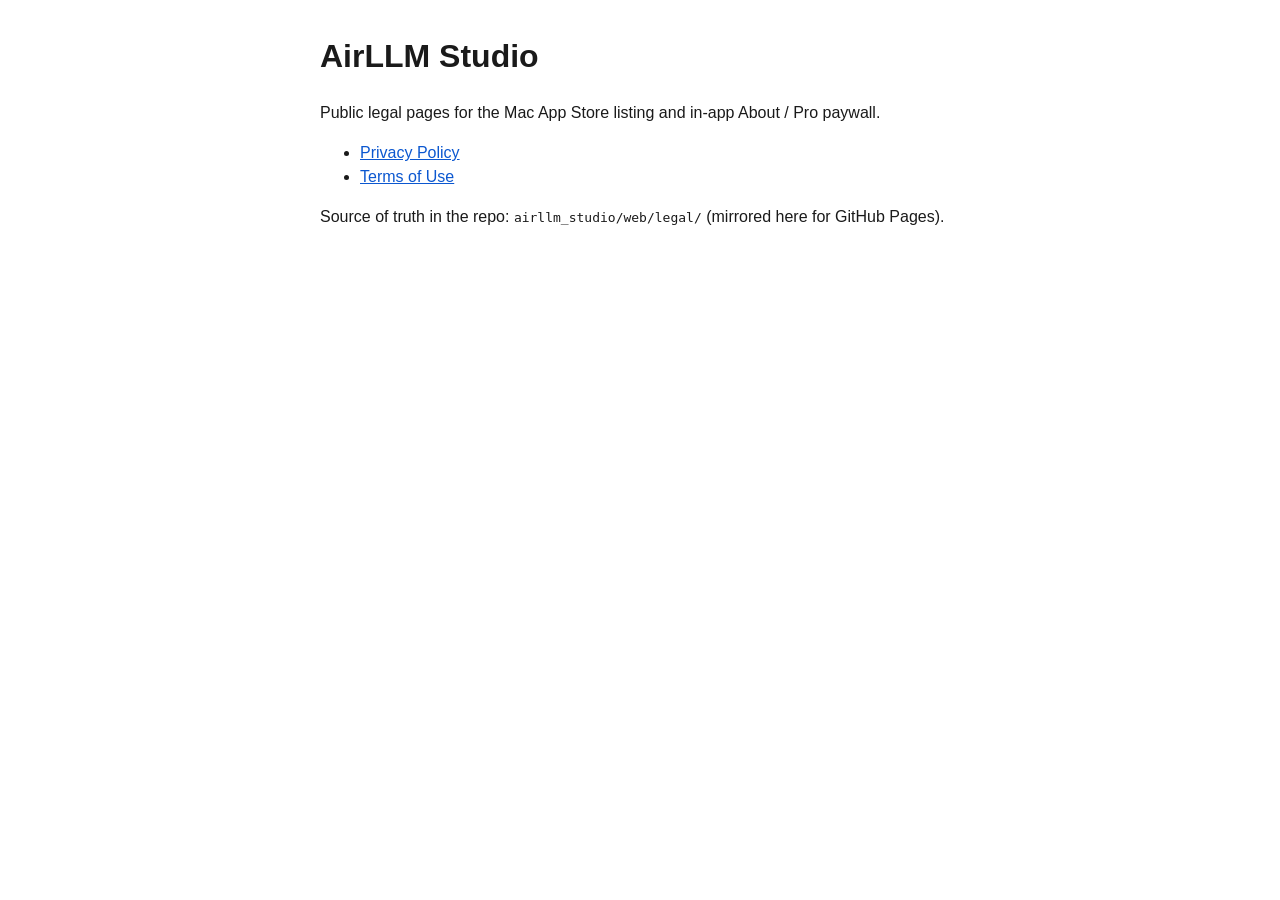
<file: docs/index.html>
<!DOCTYPE html>
<html lang="en">
<head>
  <meta charset="utf-8" />
  <meta name="viewport" content="width=device-width, initial-scale=1" />
  <title>AirLLM Studio — Legal</title>
  <style>
    body { font-family: "IBM Plex Sans", Helvetica, sans-serif; max-width: 40rem; margin: 2rem auto; padding: 0 1.25rem; color: #1a1a1a; line-height: 1.5; }
    a { color: #0b57d0; }
  </style>
</head>
<body>
  <h1>AirLLM Studio</h1>
  <p>Public legal pages for the Mac App Store listing and in-app About / Pro paywall.</p>
  <ul>
    <li><a href="legal/privacy.html">Privacy Policy</a></li>
    <li><a href="legal/terms.html">Terms of Use</a></li>
  </ul>
  <p>Source of truth in the repo: <code>airllm_studio/web/legal/</code> (mirrored here for GitHub Pages).</p>
</body>
</html>
</file>
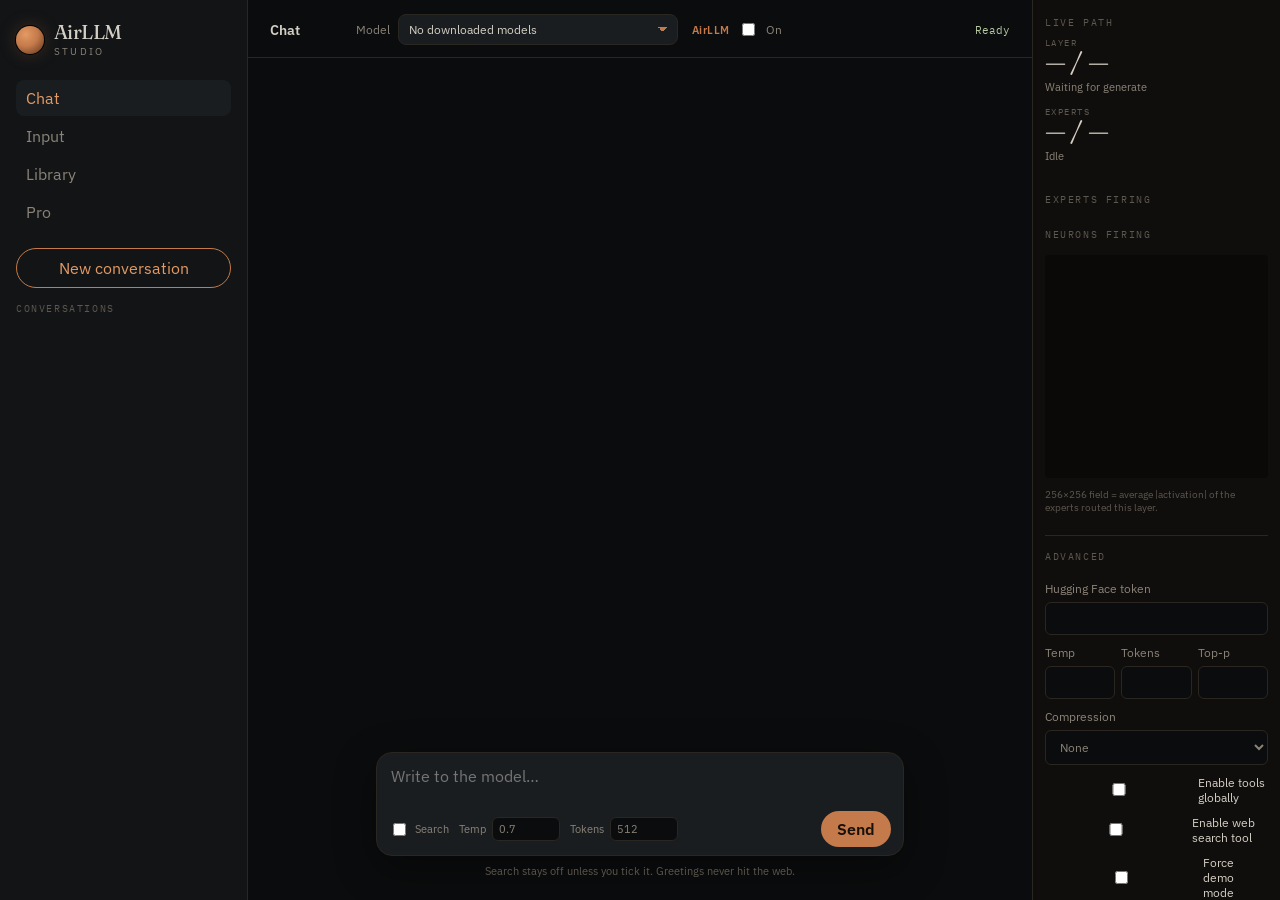
<file: airllm_studio/web/index.html>
<!DOCTYPE html>
<html lang="en">
<head>
  <meta charset="utf-8" />
  <meta name="viewport" content="width=device-width, initial-scale=1" />
  <title>AirLLM Studio</title>
  <link rel="preconnect" href="https://fonts.googleapis.com" />
  <link rel="preconnect" href="https://fonts.gstatic.com" crossorigin />
  <link href="https://fonts.googleapis.com/css2?family=Fraunces:opsz,wght@9..144,480;9..144,600&family=IBM+Plex+Mono:wght@400;500&family=IBM+Plex+Sans:ital,wght@0,400;0,500;0,600;1,400&display=swap" rel="stylesheet" />
  <link rel="stylesheet" href="app.css" />
</head>
<body>
  <div class="app" id="app">
    <aside class="rail" id="rail">
      <div class="brand">
        <span class="brand-mark" aria-hidden="true"></span>
        <div>
          <div class="brand-name">AirLLM</div>
          <div class="brand-sub">Studio</div>
        </div>
      </div>
      <nav class="tabs" id="tabs">
        <button class="tab on" type="button" data-tab="chat">Chat</button>
        <button class="tab" type="button" data-tab="input">Input</button>
        <button class="tab" type="button" data-tab="library">Library</button>
        <button class="tab" type="button" data-tab="pro">Pro</button>
      </nav>
      <div id="rail-chats">
        <button class="btn-new" id="btn-new" type="button">New conversation</button>
        <div class="rail-label">Conversations</div>
        <nav class="chat-list" id="chat-list"></nav>
      </div>
    </aside>

    <main class="stage">
      <header class="top">
        <div class="filament" id="filament" aria-hidden="true">
          <span class="fil-core"></span>
        </div>
        <span class="hdr-title" id="hdr-title">Chat</span>
        <label class="model-legacy">
          <span>Model</span>
          <select id="model-select">
            <option value="">No downloaded models</option>
          </select>
        </label>
        <label class="switch" title="Layer / expert streaming">
          <span class="air-lab">AirLLM</span>
          <input type="checkbox" id="airllm-toggle" />
          <span id="air-onoff">On</span>
        </label>
        <div class="status" id="status-line">Ready</div>
      </header>

      <section class="view" id="view-chat">
        <div class="transcript" id="transcript"></div>
        <footer class="composer">
          <div class="composer-card">
            <textarea id="input" rows="1" placeholder="Write to the model…"></textarea>
            <div class="composer-bar">
              <label class="mini-check" title="Allow a web search for this message only">
                <input type="checkbox" id="use-search" />
                Search
              </label>
              <label class="mini">Temp
                <input type="number" id="temp" min="0" max="2" step="0.05" value="0.7" />
              </label>
              <label class="mini">Tokens
                <input type="number" id="max-tok" min="16" max="4096" step="16" value="512" />
              </label>
              <div class="spacer"></div>
              <button class="btn-stop" id="btn-stop" type="button" hidden>Stop</button>
              <button class="btn-send" id="btn-send" type="button">Send</button>
            </div>
          </div>
          <p class="hint" id="hint">Search stays off unless you tick it. Greetings never hit the web.</p>
        </footer>
      </section>

      <section class="view" id="view-input" hidden>
        <div class="input-page">
          <h2>Input</h2>
          <p class="lead">System instructions sent with every message. Leave blank for a plain chat.</p>
          <label class="block-lab">System prompt
            <textarea id="sys-prompt" rows="10" placeholder="You are a helpful assistant running locally…"></textarea>
          </label>
          <label class="block-lab">Scratch / next user message
            <textarea id="input-draft" rows="8" placeholder="Type here, then Send to the current conversation…"></textarea>
          </label>
          <div class="input-actions">
            <button class="btn-send" type="button" id="btn-save-input">Save prompt</button>
            <button class="ghost" type="button" id="btn-send-input">Send to chat</button>
          </div>
        </div>
      </section>

      <section class="view" id="view-library" hidden>
        <div class="input-page lib-page">
          <h2>Library</h2>
          <div class="lib-tools">
            <input id="lib-q" placeholder="Hugging Face repo or search…" />
            <button class="ghost" id="lib-search" type="button">Search</button>
            <button class="btn-send" id="lib-add" type="button">Add repo</button>
          </div>
          <p class="lib-progress" id="lib-progress"></p>
          <div class="lib-grid" id="lib-grid"></div>
        </div>
      </section>

      <section class="view" id="view-pro" hidden>
        <div class="input-page pro-page">
          <h2>Pro</h2>
          <p class="lead" id="pro-status">Local chat stays free. Pro unlocks extras through the App Store.</p>
          <div class="pro-cols">
            <div>
              <h3>Free tier keeps</h3>
              <ul id="pro-free"></ul>
            </div>
            <div>
              <h3>Payment unlocks</h3>
              <ul id="pro-paid"></ul>
            </div>
          </div>
          <div class="sku-grid" id="sku-grid"></div>
          <div class="pro-actions">
            <button class="ghost" id="btn-restore" type="button">Restore Purchases</button>
            <button class="ghost" id="btn-dev-unlock" type="button" hidden>Dev Unlock Pro</button>
            <a class="legal-link" id="link-privacy" href="legal/privacy.html">Privacy Policy</a>
            <a class="legal-link" id="link-terms" href="legal/terms.html">Terms of Use</a>
          </div>
          <p class="hint" id="pro-manage">Manage or cancel an auto-renewing subscription in System Settings → Apple ID → Subscriptions.</p>
          <p class="hint" id="pro-about">AirLLM Studio — Copyright © 2026 Michael Beck. All rights reserved.</p>
        </div>
      </section>
    </main>

    <aside class="activity" id="activity">
      <div class="rail-label">Live path</div>
      <div class="act-stat">
        <div class="act-k">Layer</div>
        <div class="act-v" id="act-layer">— / —</div>
        <div class="act-sub" id="act-layer-sub">Waiting for generate</div>
      </div>
      <div class="act-stat" id="act-expert-wrap">
        <div class="act-k">Experts</div>
        <div class="act-v" id="act-experts">— / —</div>
        <div class="act-sub" id="act-expert-sub">Idle</div>
      </div>
      <div class="layer-stack" id="layer-stack"></div>
      <div id="exp-section">
        <div class="rail-label" style="margin-top:14px">Experts firing</div>
        <div class="nrn-grid exp-grid" id="exp-grid"></div>
      </div>
      <div class="rail-label" style="margin-top:14px">Neurons firing</div>
      <canvas id="nrn-canvas" width="256" height="256" aria-label="Neuron activation field"></canvas>
      <div class="act-hint" id="act-hint">256×256 field = average |activation| of the experts routed this layer.</div>

      <form id="set-form" class="set-form advanced">
        <div class="rail-label">Advanced</div>
        <label>Hugging Face token
          <input type="password" id="set-token" autocomplete="off" />
        </label>
        <div class="row">
          <label>Temp <input type="number" id="set-temp" step="0.05" /></label>
          <label>Tokens <input type="number" id="set-max" /></label>
          <label>Top-p <input type="number" id="set-topp" step="0.05" /></label>
        </div>
        <label>Compression
          <select id="set-comp">
            <option value="">None</option>
            <option value="8bit">8-bit</option>
            <option value="4bit">4-bit</option>
          </select>
        </label>
        <label class="mini-check"><input type="checkbox" id="set-tools" /> Enable tools globally</label>
        <label class="mini-check"><input type="checkbox" id="set-search" /> Enable web search tool</label>
        <label class="mini-check"><input type="checkbox" id="set-demo" /> Force demo mode</label>
        <button class="btn-send" type="submit">Save</button>
      </form>
    </aside>
  </div>

  <script src="app.js"></script>
</body>
</html>
</file>
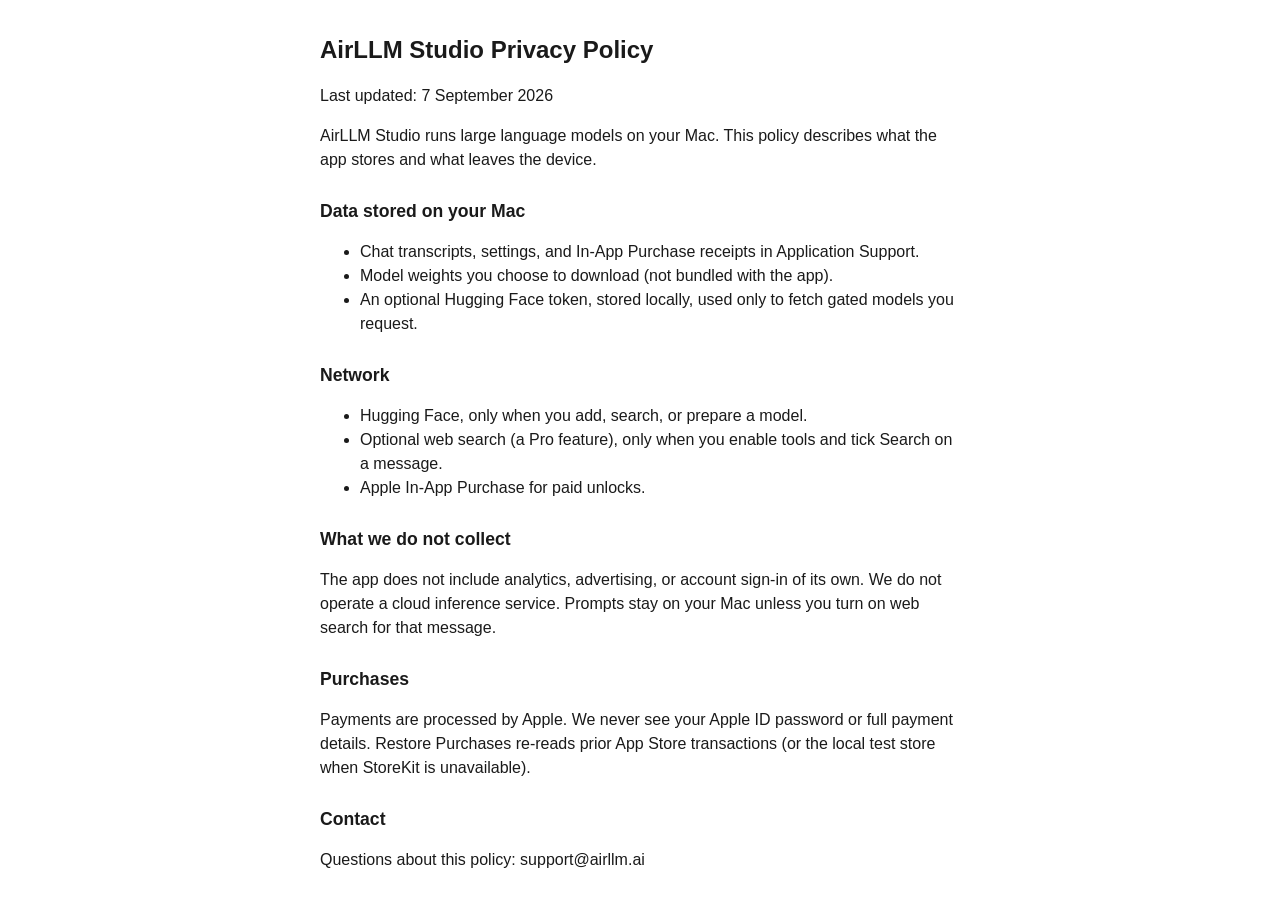
<file: docs/legal/privacy.html>
<!DOCTYPE html>
<html lang="en">
<head>
  <meta charset="utf-8" />
  <meta name="viewport" content="width=device-width, initial-scale=1" />
  <title>AirLLM Studio Privacy Policy</title>
  <style>
    body { font-family: "IBM Plex Sans", Helvetica, sans-serif; max-width: 40rem; margin: 2rem auto; padding: 0 1.25rem; color: #1a1a1a; line-height: 1.5; }
    h1 { font-size: 1.5rem; }
    h2 { font-size: 1.1rem; margin-top: 1.6rem; }
  </style>
</head>
<body>
  <h1>AirLLM Studio Privacy Policy</h1>
  <p>Last updated: 7 September 2026</p>
  <p>AirLLM Studio runs large language models on your Mac. This policy describes what the app stores and what leaves the device.</p>
  <h2>Data stored on your Mac</h2>
  <ul>
    <li>Chat transcripts, settings, and In-App Purchase receipts in Application Support.</li>
    <li>Model weights you choose to download (not bundled with the app).</li>
    <li>An optional Hugging Face token, stored locally, used only to fetch gated models you request.</li>
  </ul>
  <h2>Network</h2>
  <ul>
    <li>Hugging Face, only when you add, search, or prepare a model.</li>
    <li>Optional web search (a Pro feature), only when you enable tools and tick Search on a message.</li>
    <li>Apple In-App Purchase for paid unlocks.</li>
  </ul>
  <h2>What we do not collect</h2>
  <p>The app does not include analytics, advertising, or account sign-in of its own. We do not operate a cloud inference service. Prompts stay on your Mac unless you turn on web search for that message.</p>
  <h2>Purchases</h2>
  <p>Payments are processed by Apple. We never see your Apple ID password or full payment details. Restore Purchases re-reads prior App Store transactions (or the local test store when StoreKit is unavailable).</p>
  <h2>Contact</h2>
  <p>Questions about this policy: support@airllm.ai</p>
</body>
</html>
</file>
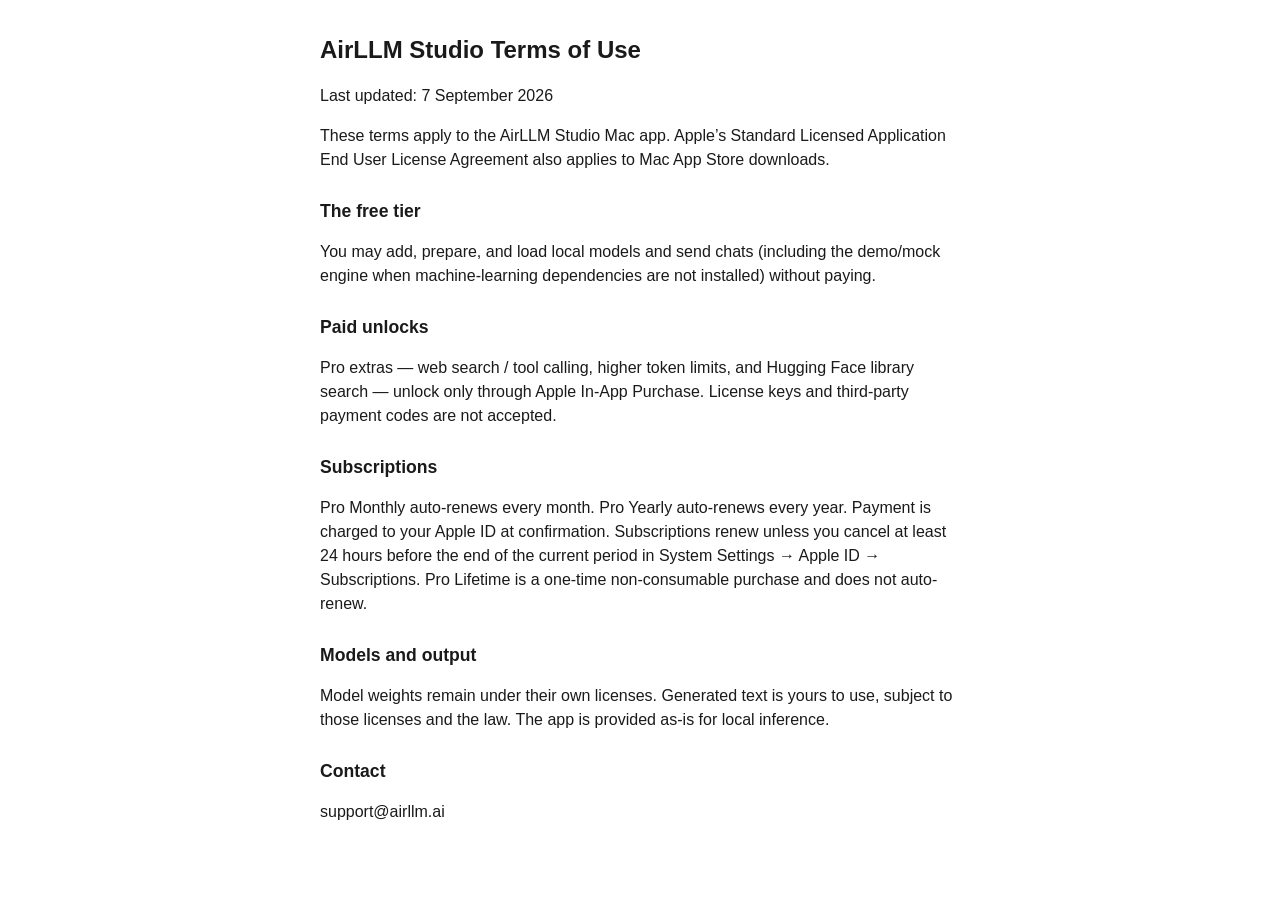
<file: docs/legal/terms.html>
<!DOCTYPE html>
<html lang="en">
<head>
  <meta charset="utf-8" />
  <meta name="viewport" content="width=device-width, initial-scale=1" />
  <title>AirLLM Studio Terms of Use</title>
  <style>
    body { font-family: "IBM Plex Sans", Helvetica, sans-serif; max-width: 40rem; margin: 2rem auto; padding: 0 1.25rem; color: #1a1a1a; line-height: 1.5; }
    h1 { font-size: 1.5rem; }
    h2 { font-size: 1.1rem; margin-top: 1.6rem; }
  </style>
</head>
<body>
  <h1>AirLLM Studio Terms of Use</h1>
  <p>Last updated: 7 September 2026</p>
  <p>These terms apply to the AirLLM Studio Mac app. Apple’s Standard Licensed Application End User License Agreement also applies to Mac App Store downloads.</p>
  <h2>The free tier</h2>
  <p>You may add, prepare, and load local models and send chats (including the demo/mock engine when machine-learning dependencies are not installed) without paying.</p>
  <h2>Paid unlocks</h2>
  <p>Pro extras — web search / tool calling, higher token limits, and Hugging Face library search — unlock only through Apple In-App Purchase. License keys and third-party payment codes are not accepted.</p>
  <h2>Subscriptions</h2>
  <p>Pro Monthly auto-renews every month. Pro Yearly auto-renews every year. Payment is charged to your Apple ID at confirmation. Subscriptions renew unless you cancel at least 24 hours before the end of the current period in System Settings → Apple ID → Subscriptions. Pro Lifetime is a one-time non-consumable purchase and does not auto-renew.</p>
  <h2>Models and output</h2>
  <p>Model weights remain under their own licenses. Generated text is yours to use, subject to those licenses and the law. The app is provided as-is for local inference.</p>
  <h2>Contact</h2>
  <p>support@airllm.ai</p>
</body>
</html>
</file>
<file: airllm_studio/web/app.css>
:root {
  --void: #0b0c0d;
  --graphite: #121416;
  --steel: #1a1d20;
  --edge: #2a2621;
  --mist: #d4cfc4;
  --mute: #8a8378;
  --dim: #5c574f;
  --copper: #c47a4a;
  --copper-hot: #e39a64;
  --phosphor: #b7c9a3;
  --danger: #c45c4a;
  --user: #1e242c;
  --assistant: #161412;
  --tool: #1a1618;
  --radius: 14px;
  --font: "IBM Plex Sans", "Helvetica Neue", sans-serif;
  --display: "Fraunces", "Times New Roman", serif;
  --mono: "IBM Plex Mono", ui-monospace, monospace;
}

* { box-sizing: border-box; }
html, body { height: 100%; margin: 0; background: var(--void); color: var(--mist); font-family: var(--font); }
button, input, textarea, select { font: inherit; color: inherit; }
button { cursor: pointer; }
::selection { background: #c47a4a55; }

.app {
  display: grid;
  grid-template-columns: 248px 1fr 248px;
  height: 100%;
}

/* Rail */
.rail {
  background: var(--graphite);
  border-right: 1px solid var(--edge);
  display: flex;
  flex-direction: column;
  padding: 22px 16px 14px;
}
.brand { display: flex; gap: 10px; align-items: center; margin-bottom: 22px; }
.brand-mark {
  width: 28px; height: 28px; border-radius: 50%;
  background: radial-gradient(circle at 35% 30%, var(--copper-hot), var(--copper) 45%, #5a321c);
  box-shadow: 0 0 0 1px #000, 0 0 18px #c47a4a44;
}
.brand-name { font-family: var(--display); font-size: 20px; letter-spacing: -0.03em; line-height: 1; }
.brand-sub { font-size: 10px; letter-spacing: 0.22em; text-transform: uppercase; color: var(--mute); margin-top: 3px; }
.tabs { display: flex; flex-direction: column; gap: 2px; margin-bottom: 18px; }
.tab {
  background: transparent;
  border: 0;
  text-align: left;
  padding: 8px 10px;
  border-radius: 8px;
  color: var(--mute);
}
.tab:hover, .tab.on { background: var(--steel); color: var(--mist); }
.tab.on { color: var(--copper-hot); }

.btn-new {
  background: transparent;
  border: 1px solid var(--copper);
  color: var(--copper-hot);
  border-radius: 999px;
  padding: 9px 12px;
  margin-bottom: 14px;
  width: 100%;
}
.btn-new:hover { background: #c47a4a18; }
.rail-label {
  font-family: var(--mono);
  font-size: 10px;
  letter-spacing: 0.16em;
  text-transform: uppercase;
  color: var(--dim);
  margin-bottom: 8px;
}
#rail-chats { flex: 1; display: flex; flex-direction: column; min-height: 0; }
.chat-list { flex: 1; overflow: auto; display: flex; flex-direction: column; gap: 4px; }
.chat-item {
  display: flex; align-items: center; gap: 6px;
  padding: 8px 8px 8px 10px;
  border-radius: 8px;
  border: 0;
  background: transparent;
  text-align: left;
  width: 100%;
  color: var(--mute);
}
.chat-item.active, .chat-item:hover { background: var(--steel); color: var(--mist); }
.chat-item span { flex: 1; overflow: hidden; text-overflow: ellipsis; white-space: nowrap; font-size: 13px; }
.chat-item .x { opacity: 0; border: 0; background: none; color: var(--mute); padding: 0 4px; }
.chat-item:hover .x { opacity: 1; }
.rail-foot { display: flex; gap: 8px; padding-top: 10px; }

.ghost {
  background: transparent;
  border: 1px solid var(--edge);
  border-radius: 8px;
  padding: 7px 10px;
  color: var(--mute);
}
.ghost:hover { color: var(--mist); border-color: var(--mute); }

/* Live activity — LLM Studio style */
.activity {
  background: #100e0c;
  border-left: 1px solid var(--edge);
  padding: 16px 12px 18px;
  overflow: auto;
  display: flex;
  flex-direction: column;
}
.act-stat { margin-bottom: 12px; }
.act-k {
  font-family: var(--mono);
  font-size: 9px;
  letter-spacing: 0.16em;
  text-transform: uppercase;
  color: var(--dim);
}
.act-v {
  font-family: var(--display);
  font-size: 26px;
  letter-spacing: -0.03em;
  color: var(--mist);
  line-height: 1.15;
}
.act-sub { font-size: 11px; color: var(--mute); margin-top: 2px; }
.layer-stack { display: flex; flex-direction: column; gap: 3px; margin-top: 4px; }
.lrow {
  display: grid;
  grid-template-columns: 28px 1fr 8px;
  align-items: center;
  gap: 6px;
  font-family: var(--mono);
  font-size: 10px;
  color: var(--dim);
}
.lrow .bar { height: 5px; background: #2a2621; border-radius: 99px; overflow: hidden; }
.lrow .bar > i { display: block; height: 100%; width: 0; background: var(--copper); }
.lrow.on { color: var(--copper-hot); }
.lrow.on .bar > i { width: 100%; box-shadow: 0 0 8px #c47a4a88; }
.lrow.done .bar > i { width: 100%; background: #4a4038; }
.lrow .dot { width: 7px; height: 7px; border-radius: 50%; background: #2a2621; }
.lrow.on .dot { background: var(--copper-hot); box-shadow: 0 0 6px var(--copper); }
.nrn-grid {
  display: grid;
  grid-template-columns: repeat(8, 1fr);
  gap: 3px;
  margin-top: 6px;
}
.exp-grid { grid-template-columns: repeat(8, 1fr); }
.nrn {
  aspect-ratio: 1;
  border-radius: 2px;
  background: #2a221c;
  will-change: background, opacity;
}
#nrn-canvas {
  width: 100%;
  aspect-ratio: 1;
  height: auto;
  display: block;
  margin-top: 6px;
  border-radius: 4px;
  background: #0a0908;
  image-rendering: auto;
}
.act-hint { font-size: 10px; color: var(--dim); margin-top: 10px; line-height: 1.35; }

/* Stage */
.stage { display: flex; flex-direction: column; min-width: 0; background: var(--void); }
.top {
  position: relative;
  display: flex;
  align-items: center;
  gap: 14px;
  padding: 14px 22px 12px;
  border-bottom: 1px solid var(--edge);
}
.filament {
  position: absolute; left: 0; right: 0; top: 0; height: 2px; overflow: hidden;
}
.fil-core {
  display: block; height: 100%; width: 28%;
  background: linear-gradient(90deg, transparent, var(--copper-hot), transparent);
  transform: translateX(-120%);
  opacity: 0.25;
}
body.streaming .fil-core {
  animation: stream 1.4s linear infinite;
  opacity: 1;
}
@keyframes stream { to { transform: translateX(420%); } }

.hdr-title {
  font-size: 14px;
  font-weight: 600;
  min-width: 72px;
  color: var(--mist);
}
.model-legacy {
  display: flex;
  align-items: center;
  gap: 8px;
  color: var(--mute);
  font-size: 12px;
}
.model-legacy select {
  background: var(--steel);
  border: 1px solid var(--edge);
  border-radius: 8px;
  padding: 7px 28px 7px 10px;
  min-width: 280px;
  max-width: 420px;
  color: var(--mist);
  appearance: none;
  background-image: linear-gradient(45deg, transparent 50%, var(--copper) 50%),
    linear-gradient(135deg, var(--copper) 50%, transparent 50%);
  background-position: calc(100% - 14px) 12px, calc(100% - 9px) 12px;
  background-size: 5px 5px, 5px 5px;
  background-repeat: no-repeat;
}
.air-lab { font-size: 11px; font-weight: 600; color: var(--copper); letter-spacing: 0.04em; }

.view { flex: 1; min-height: 0; display: flex; flex-direction: column; }
.input-page {
  flex: 1;
  overflow: auto;
  padding: 28px 8vw 32px;
  max-width: 820px;
}
.input-page h2 {
  font-family: var(--display);
  font-weight: 480;
  font-size: 32px;
  margin: 0 0 8px;
}
.lead { color: var(--mute); margin: 0 0 22px; line-height: 1.45; }
.block-lab {
  display: flex;
  flex-direction: column;
  gap: 8px;
  font-size: 12px;
  color: var(--mute);
  margin-bottom: 16px;
}
.block-lab textarea {
  background: var(--steel);
  border: 1px solid var(--edge);
  border-radius: 12px;
  padding: 12px 14px;
  resize: vertical;
  line-height: 1.45;
}
.input-actions { display: flex; gap: 8px; }
.lib-page { max-width: none; padding: 22px 24px 32px; }

.switch { display: flex; align-items: center; gap: 8px; font-size: 12px; color: var(--mute); }
.switch input { accent-color: var(--copper); }
.status {
  margin-left: auto;
  font-family: var(--mono);
  font-size: 11px;
  color: var(--phosphor);
}

.transcript {
  flex: 1;
  overflow: auto;
  padding: 28px 10vw 20px;
  display: flex;
  flex-direction: column;
  gap: 18px;
  min-height: 0;
}
.msg { max-width: 720px; width: 100%; margin: 0 auto; }
.msg .who {
  font-family: var(--mono);
  font-size: 10px;
  letter-spacing: 0.14em;
  text-transform: uppercase;
  color: var(--dim);
  margin-bottom: 6px;
}
.msg.assistant .who { color: var(--copper); }
.msg .body {
  padding: 14px 16px;
  border-radius: var(--radius);
  line-height: 1.55;
  font-size: 15px;
  white-space: pre-wrap;
  word-break: break-word;
}
.msg.user .body { background: var(--user); border: 1px solid #2a333c; }
.msg.assistant .body { background: var(--assistant); border: 1px solid var(--edge); }
.msg.tool .body { background: var(--tool); border: 1px dashed #3a3034; color: var(--mute); font-size: 13px; }
.msg.assistant.streaming .body::after {
  content: "▍";
  color: var(--copper-hot);
  animation: blink 1s steps(2) infinite;
}
@keyframes blink { 50% { opacity: 0; } }
.empty {
  margin: auto;
  text-align: center;
  color: var(--mute);
  max-width: 360px;
}
.empty h1 {
  font-family: var(--display);
  font-weight: 480;
  font-size: 34px;
  color: var(--mist);
  margin: 0 0 10px;
}
.empty p { line-height: 1.5; }

.composer { padding: 0 10vw 22px; }
.composer-card {
  max-width: 720px;
  margin: 0 auto;
  background: var(--steel);
  border: 1px solid var(--edge);
  border-radius: 16px;
  padding: 10px 12px 8px;
  box-shadow: 0 12px 40px #0006;
}
.composer-card:focus-within { border-color: #6a4630; }
#input {
  width: 100%;
  border: 0;
  background: transparent;
  resize: none;
  outline: none;
  min-height: 44px;
  max-height: 180px;
  line-height: 1.45;
}
.composer-bar { display: flex; align-items: center; gap: 10px; }
.mini, .mini-check {
  display: flex; align-items: center; gap: 6px;
  font-size: 11px; color: var(--mute);
}
.mini input, .set-form input, .set-form select, .lib-tools input {
  background: var(--void);
  border: 1px solid var(--edge);
  border-radius: 6px;
  padding: 4px 6px;
  width: 68px;
}
.mini-check input { accent-color: var(--copper); }
.spacer { flex: 1; }
.btn-send {
  background: var(--copper);
  color: #1a100a;
  border: 0;
  border-radius: 999px;
  padding: 8px 16px;
  font-weight: 600;
}
.btn-send:hover { background: var(--copper-hot); }
.btn-stop {
  background: transparent;
  border: 1px solid var(--danger);
  color: var(--danger);
  border-radius: 999px;
  padding: 7px 12px;
}
.hint { text-align: center; color: var(--dim); font-size: 11px; margin: 8px 0 0; }

/* Sheet / overlays */
.sheet {
  position: fixed; inset: 0 0 0 auto; width: 360px;
  background: var(--graphite);
  border-left: 1px solid var(--edge);
  z-index: 20;
  box-shadow: -20px 0 60px #0008;
}
.sheet-inner { padding: 22px; height: 100%; overflow: auto; }
.sheet header, .overlay-panel header {
  display: flex; align-items: center; justify-content: space-between;
}
.sheet h2, .overlay-panel h2 {
  font-family: var(--display);
  font-weight: 480;
  font-size: 26px;
  margin: 0;
}
.icon-x { background: none; border: 0; font-size: 26px; color: var(--mute); line-height: 1; }
.facts { margin: 18px 0; }
.facts div { display: flex; justify-content: space-between; gap: 12px; padding: 7px 0; border-bottom: 1px solid #242018; font-size: 13px; }
.facts dt { color: var(--mute); }
.facts dd { margin: 0; font-family: var(--mono); font-size: 12px; }
.moe-viz { margin: 16px 0 20px; }
.moe-caption { font-size: 12px; color: var(--mute); margin-bottom: 8px; }
.moe-grid { display: grid; grid-template-columns: repeat(10, 1fr); gap: 5px; }
.moe-cell { aspect-ratio: 1; border-radius: 3px; background: #2a2621; }
.moe-cell.on { background: var(--copper); box-shadow: 0 0 8px #c47a4a66; }
.sheet-actions { display: flex; gap: 8px; }

.overlay {
  position: fixed; inset: 0;
  background: #0b0c0dcc;
  backdrop-filter: blur(10px);
  z-index: 30;
  display: flex;
  justify-content: center;
  padding: 48px 24px;
}
.overlay-panel {
  width: min(920px, 100%);
  background: var(--graphite);
  border: 1px solid var(--edge);
  border-radius: 18px;
  padding: 22px 24px 28px;
  overflow: auto;
}
.overlay-panel.narrow { width: min(520px, 100%); }
.lib-tools { display: flex; gap: 8px; margin: 16px 0 8px; }
.lib-tools input { flex: 1; width: auto; padding: 8px 10px; }
.lib-progress { min-height: 1.2em; font-size: 12px; color: var(--phosphor); }
.lib-grid { display: grid; grid-template-columns: repeat(auto-fill, minmax(240px, 1fr)); gap: 12px; }
.card {
  background: var(--steel);
  border: 1px solid var(--edge);
  border-radius: 12px;
  padding: 14px;
  display: flex;
  flex-direction: column;
  gap: 6px;
}
.card h3 { margin: 0; font-size: 15px; font-weight: 500; }
.card .meta { font-size: 12px; color: var(--mute); }
.card .row { display: flex; gap: 6px; margin-top: 8px; flex-wrap: wrap; }
.tag { font-family: var(--mono); font-size: 10px; color: var(--copper); }

.set-form { display: flex; flex-direction: column; gap: 14px; margin-top: 16px; }
.set-form.advanced {
  margin-top: 20px;
  padding-top: 14px;
  border-top: 1px solid var(--edge);
  gap: 10px;
}
.set-form label { display: flex; flex-direction: column; gap: 6px; font-size: 12px; color: var(--mute); }
.set-form input, .set-form select { width: 100%; padding: 8px 10px; }
.set-form .row { display: grid; grid-template-columns: 1fr 1fr 1fr; gap: 6px; }
.set-form .mini-check { flex-direction: row; align-items: center; color: var(--mist); }
.set-form.advanced .btn-send { align-self: flex-start; }

.pro-page h3 { font-size: 13px; letter-spacing: 0.08em; text-transform: uppercase; color: var(--mute); margin: 18px 0 8px; }
.pro-cols { display: grid; grid-template-columns: 1fr 1fr; gap: 18px; margin: 8px 0 20px; }
.pro-cols ul { margin: 0; padding-left: 1.1em; color: var(--mist); font-size: 14px; }
.pro-cols li { margin: 4px 0; }
.sku-grid { display: grid; grid-template-columns: repeat(auto-fill, minmax(220px, 1fr)); gap: 12px; }
.sku-card {
  background: var(--steel);
  border: 1px solid var(--edge);
  border-radius: 12px;
  padding: 16px;
  display: flex;
  flex-direction: column;
  gap: 6px;
}
.sku-card h3 { margin: 0; font-size: 16px; }
.sku-price { font-family: var(--display); font-size: 28px; color: var(--copper-hot); }
.sku-price span { font-size: 12px; color: var(--mute); font-family: var(--font); }
.sku-desc, .sku-renew { margin: 0; font-size: 12px; color: var(--mute); line-height: 1.4; }
.sku-card .btn-send { margin-top: 8px; align-self: flex-start; }
.pro-actions { display: flex; gap: 14px; align-items: center; margin-top: 22px; flex-wrap: wrap; }
.legal-link { color: var(--copper-hot); font-size: 13px; }

[hidden] { display: none !important; }

@media (max-width: 1100px) {
  .app { grid-template-columns: 1fr 240px; }
  .rail { display: none; }
}
@media (max-width: 860px) {
  .app { grid-template-columns: 1fr; }
  .activity { display: none; }
  .transcript, .composer { padding-left: 16px; padding-right: 16px; }
}
</file>
